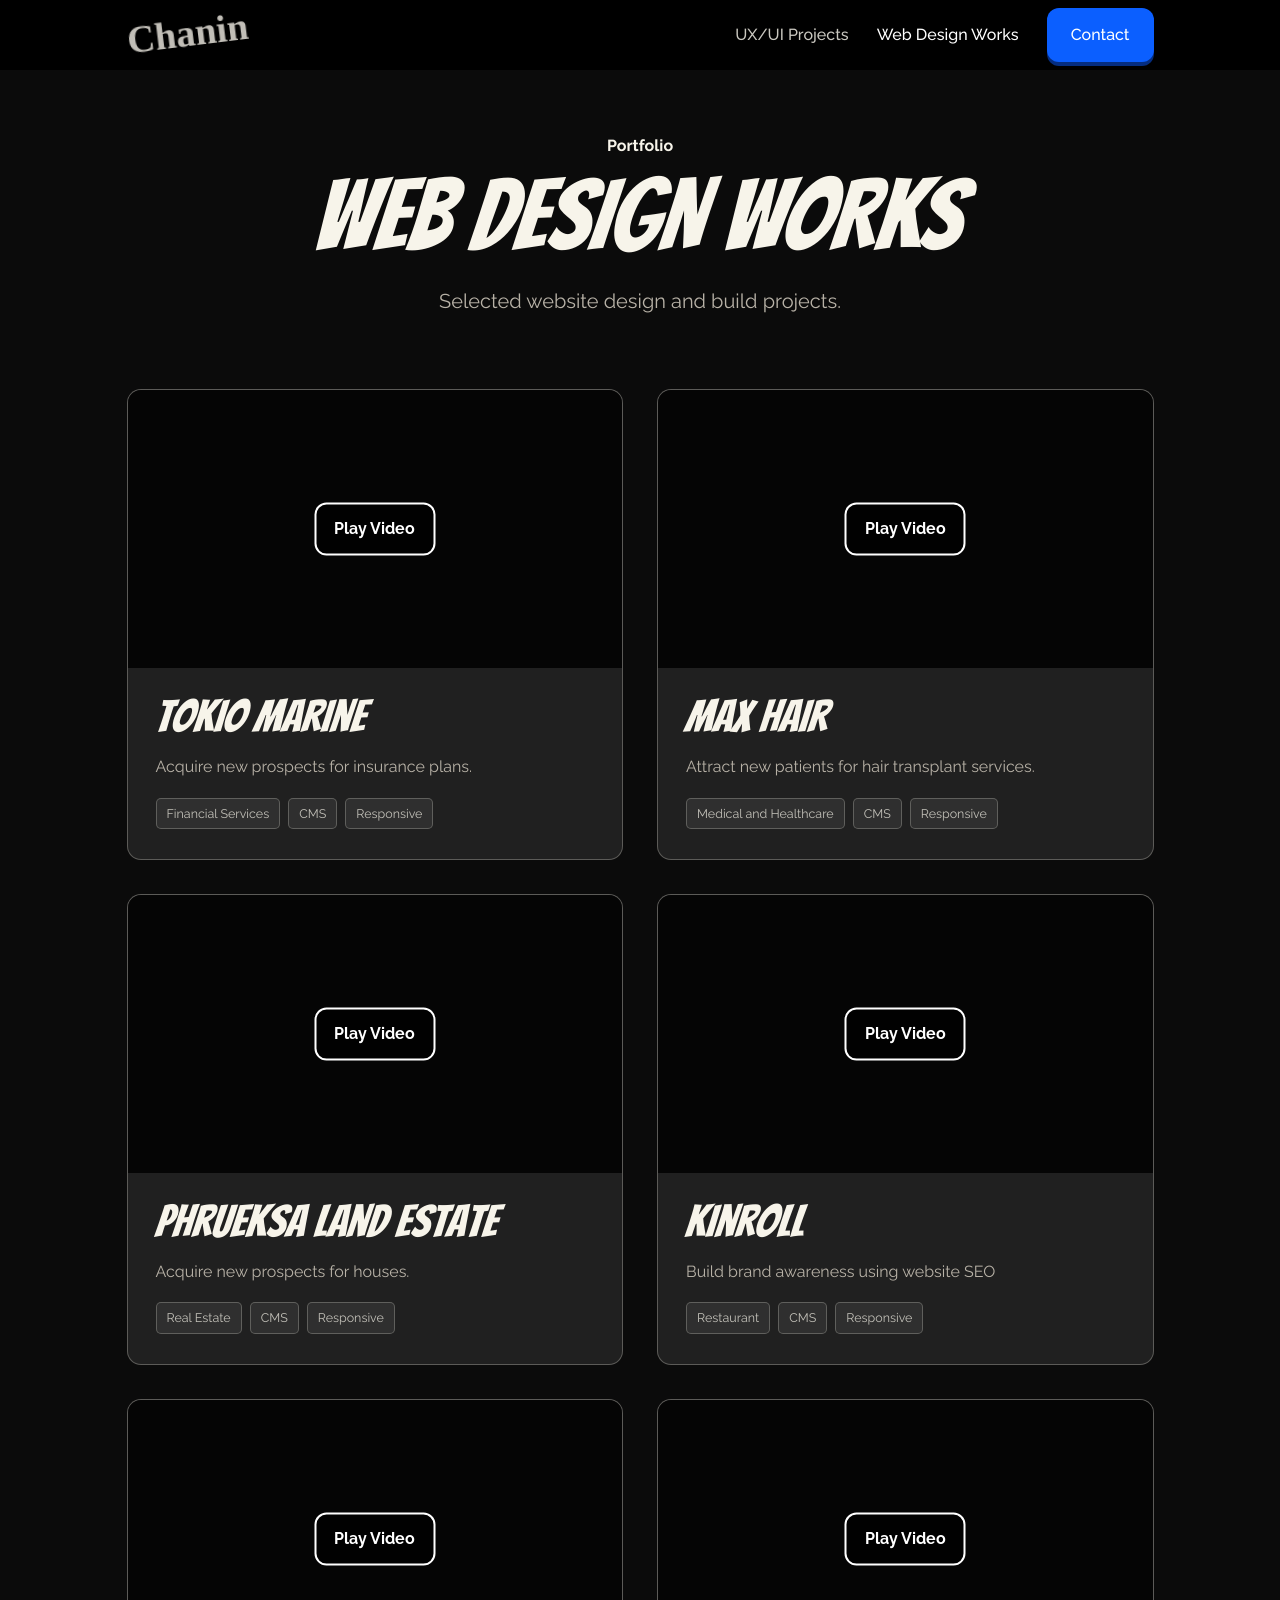
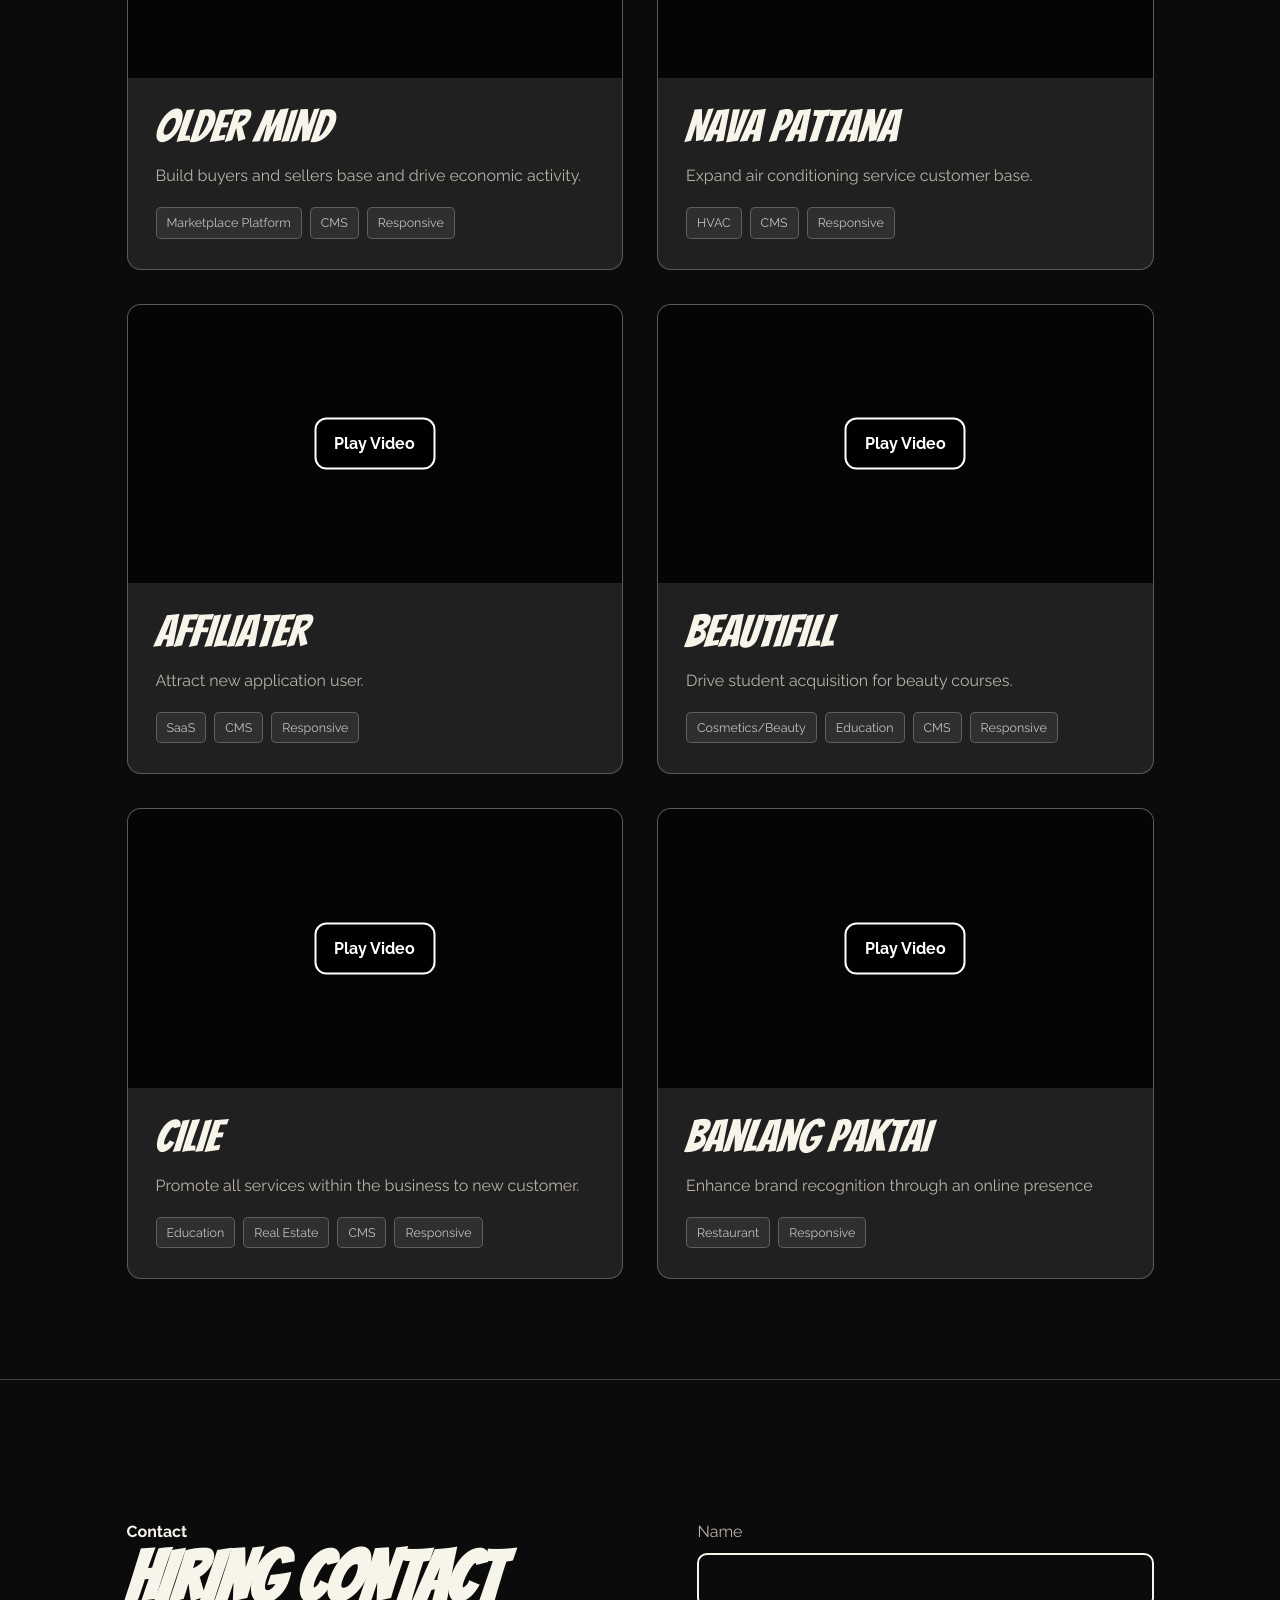
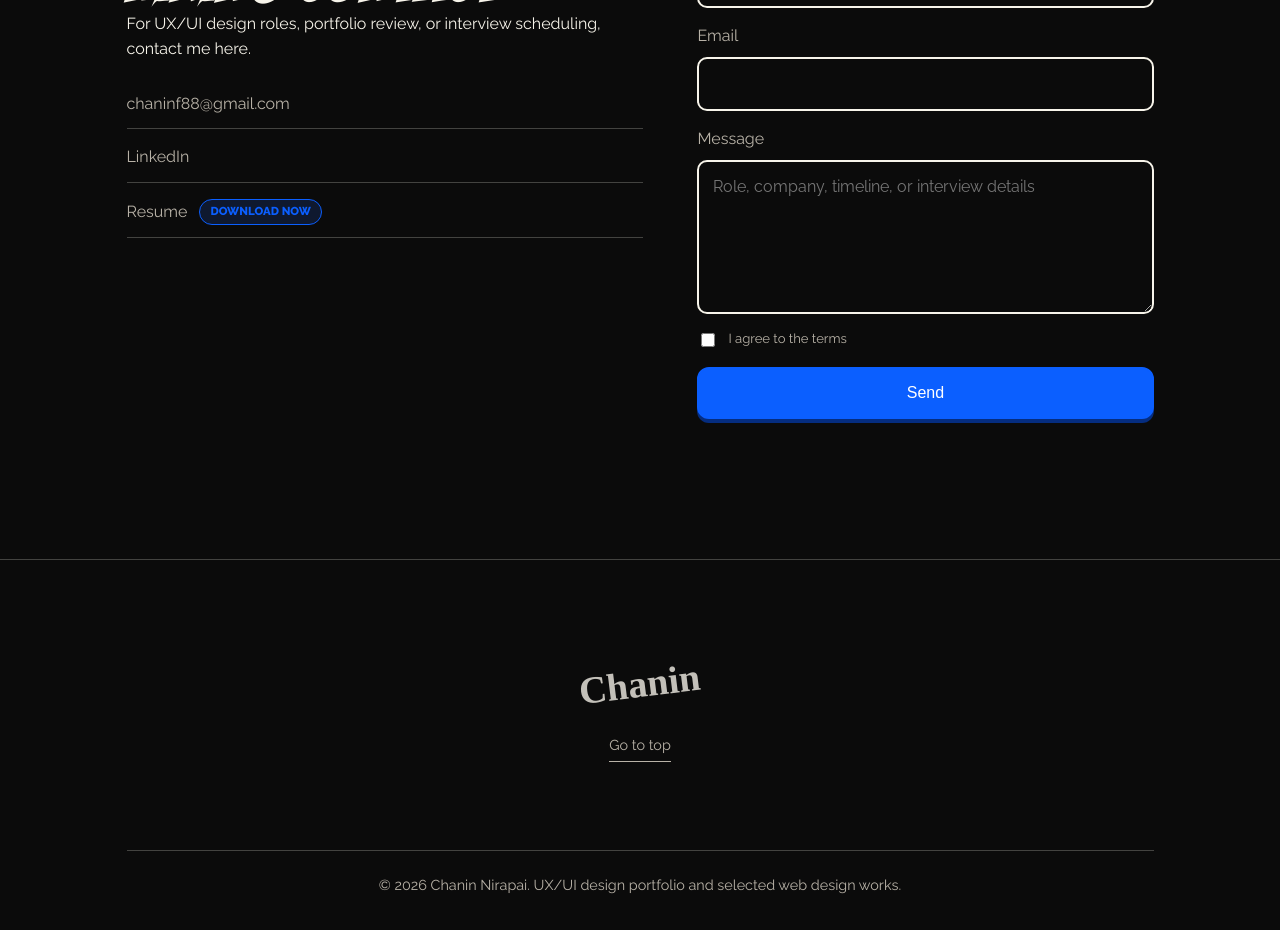
<file: ux-portfolio-site/web-design-works.html>
<!doctype html>
<html lang="en">
<head>
  <meta charset="utf-8">
  <meta name="viewport" content="width=device-width, initial-scale=1">
  <title>Web Design Works | Chanin</title>
  <meta name="description" content="Selected website design and build projects by Chanin, shown through hosted video walkthroughs.">
  <meta property="og:title" content="Web Design Works | Chanin">
  <meta property="og:description" content="Selected website design and build projects shown through lightweight video cards.">
  <link rel="icon" href="assets/images/favicon.png">
  <link rel="preconnect" href="https://fonts.googleapis.com">
  <link rel="preconnect" href="https://fonts.gstatic.com" crossorigin>
  <link href="https://fonts.googleapis.com/css2?family=Bangers&family=Raleway:wght@400;500;700&display=swap" rel="stylesheet">
  <link rel="stylesheet" href="assets/css/styles.css">
</head>
<body class="web-works-page">
  <div class="site-shell">
    <nav class="nav" aria-label="Main navigation">
      <div class="container nav-inner">
        <a class="brand brand-script" href="index.html">Chanin</a>
        <div class="nav-links">
          <a href="index.html#work">UX/UI Projects</a>
          <a href="web-design-works.html" aria-current="page">Web Design Works</a>
          <a class="nav-primary-link" href="#contact">Contact</a>
        </div>
        <button class="menu-button" type="button" aria-label="Open menu"><span></span><span></span><span></span></button>
      </div>
    </nav>

    <main>
      <header class="web-works-hero">
        <div class="container">
          <div class="section-kicker">Portfolio</div>
          <h1>Web Design Works</h1>
          <p>Selected website design and build projects.</p>
        </div>
      </header>

      <section class="web-works-section" aria-label="Web design portfolio projects">
        <div class="container web-work-grid">
          <article class="web-work-card">
            <div class="web-work-media">
              <video preload="none" playsinline data-src="https://www.ref2web.com/videos/P04---R2W-transcode.mp4" aria-label="Tokio Marine website video walkthrough"></video>
              <button class="web-work-play" type="button">Play Video</button>
            </div>
            <div class="web-work-body">
              <h2>Tokio Marine</h2>
              <p>Acquire new prospects for insurance plans.</p>
              <div class="web-work-tags" aria-label="Tokio Marine tags">
                <span>Financial Services</span>
                <span>CMS</span>
                <span>Responsive</span>
              </div>
            </div>
          </article>

          <article class="web-work-card">
            <div class="web-work-media">
              <video preload="none" playsinline data-src="https://www.ref2web.com/videos/P02---R2W-transcode.mp4" aria-label="Max Hair website video walkthrough"></video>
              <button class="web-work-play" type="button">Play Video</button>
            </div>
            <div class="web-work-body">
              <h2>Max Hair</h2>
              <p>Attract new patients for hair transplant services.</p>
              <div class="web-work-tags" aria-label="Max Hair tags">
                <span>Medical and Healthcare</span>
                <span>CMS</span>
                <span>Responsive</span>
              </div>
            </div>
          </article>

          <article class="web-work-card">
            <div class="web-work-media">
              <video preload="none" playsinline data-src="https://www.ref2web.com/videos/P05---R2W-transcode.mp4" aria-label="Phrueksa Land Estate website video walkthrough"></video>
              <button class="web-work-play" type="button">Play Video</button>
            </div>
            <div class="web-work-body">
              <h2>Phrueksa Land Estate</h2>
              <p>Acquire new prospects for houses.</p>
              <div class="web-work-tags" aria-label="Phrueksa Land Estate tags">
                <span>Real Estate</span>
                <span>CMS</span>
                <span>Responsive</span>
              </div>
            </div>
          </article>

          <article class="web-work-card">
            <div class="web-work-media">
              <video preload="none" playsinline data-src="https://www.ref2web.com/videos/P06---R2W-transcode.mp4" aria-label="Kinroll website video walkthrough"></video>
              <button class="web-work-play" type="button">Play Video</button>
            </div>
            <div class="web-work-body">
              <h2>Kinroll</h2>
              <p>Build brand awareness using website SEO</p>
              <div class="web-work-tags" aria-label="Kinroll tags">
                <span>Restaurant</span>
                <span>CMS</span>
                <span>Responsive</span>
              </div>
            </div>
          </article>

          <article class="web-work-card">
            <div class="web-work-media">
              <video preload="none" playsinline data-src="https://www.ref2web.com/videos/P08--R2W-transcode.mp4" aria-label="Older Mind website video walkthrough"></video>
              <button class="web-work-play" type="button">Play Video</button>
            </div>
            <div class="web-work-body">
              <h2>Older Mind</h2>
              <p>Build buyers and sellers base and drive economic activity.</p>
              <div class="web-work-tags" aria-label="Older Mind tags">
                <span>Marketplace Platform</span>
                <span>CMS</span>
                <span>Responsive</span>
              </div>
            </div>
          </article>

          <article class="web-work-card">
            <div class="web-work-media">
              <video preload="none" playsinline data-src="https://www.ref2web.com/videos/P03---R2W-transcode.mp4" aria-label="Nava Pattana website video walkthrough"></video>
              <button class="web-work-play" type="button">Play Video</button>
            </div>
            <div class="web-work-body">
              <h2>Nava Pattana</h2>
              <p>Expand air conditioning service customer base.</p>
              <div class="web-work-tags" aria-label="Nava Pattana tags">
                <span>HVAC</span>
                <span>CMS</span>
                <span>Responsive</span>
              </div>
            </div>
          </article>

          <article class="web-work-card">
            <div class="web-work-media">
              <video preload="none" playsinline data-src="https://www.ref2web.com/videos/P09---R2W-transcode.mp4" aria-label="Affiliater website video walkthrough"></video>
              <button class="web-work-play" type="button">Play Video</button>
            </div>
            <div class="web-work-body">
              <h2>Affiliater</h2>
              <p>Attract new application user.</p>
              <div class="web-work-tags" aria-label="Affiliater tags">
                <span>SaaS</span>
                <span>CMS</span>
                <span>Responsive</span>
              </div>
            </div>
          </article>

          <article class="web-work-card">
            <div class="web-work-media">
              <video preload="none" playsinline data-src="https://www.ref2web.com/videos/P01---R2W-transcode.mp4" aria-label="Beautifill website video walkthrough"></video>
              <button class="web-work-play" type="button">Play Video</button>
            </div>
            <div class="web-work-body">
              <h2>Beautifill</h2>
              <p>Drive student acquisition for beauty courses.</p>
              <div class="web-work-tags" aria-label="Beautifill tags">
                <span>Cosmetics/Beauty</span>
                <span>Education</span>
                <span>CMS</span>
                <span>Responsive</span>
              </div>
            </div>
          </article>

          <article class="web-work-card">
            <div class="web-work-media">
              <video preload="none" playsinline data-src="https://www.ref2web.com/videos/P07---R2W-transcode.mp4" aria-label="Cilie website video walkthrough"></video>
              <button class="web-work-play" type="button">Play Video</button>
            </div>
            <div class="web-work-body">
              <h2>Cilie</h2>
              <p>Promote all services within the business to new customer.</p>
              <div class="web-work-tags" aria-label="Cilie tags">
                <span>Education</span>
                <span>Real Estate</span>
                <span>CMS</span>
                <span>Responsive</span>
              </div>
            </div>
          </article>

          <article class="web-work-card">
            <div class="web-work-media">
              <video preload="none" playsinline data-src="https://www.ref2web.com/videos/ScrollCapture-2025-08-06-at-141315-transcode.mp4" aria-label="Banlang Paktai website video walkthrough"></video>
              <button class="web-work-play" type="button">Play Video</button>
            </div>
            <div class="web-work-body">
              <h2>Banlang Paktai</h2>
              <p>Enhance brand recognition through an online presence</p>
              <div class="web-work-tags" aria-label="Banlang Paktai tags">
                <span>Restaurant</span>
                <span>Responsive</span>
              </div>
            </div>
          </article>
        </div>
      </section>

      <section class="section" id="contact">
        <div class="container">
          <div class="contact-grid">
            <div>
              <div class="section-kicker">Contact</div>
              <h2 class="large-heading">Hiring contact</h2>
              <p>For UX/UI design roles, portfolio review, or interview scheduling, contact me here.</p>
              <div class="contact-list">
                <a href="mailto:chaninf88@gmail.com">chaninf88@gmail.com</a>
                <a href="https://www.linkedin.com/in/chanin-nirapai/" target="_blank" rel="noopener">LinkedIn</a>
                <a href="https://drive.google.com/drive/folders/1iGoIM-kIxTi9K5KqhoSwoK0n_JNSzNKX?usp=sharing" target="_blank" rel="noopener">Resume <span class="link-label">Download now</span></a>
              </div>
            </div>
            <form class="contact-form">
              <label>Name<input type="text" name="name"></label>
              <label>Email<input type="email" name="email"></label>
              <label>Message<textarea name="message" rows="5" placeholder="Role, company, timeline, or interview details"></textarea></label>
              <label class="checkbox-label"><input type="checkbox" name="terms"> I agree to the terms</label>
              <button class="button primary blue" type="submit">Send</button>
            </form>
          </div>
        </div>
      </section>
    </main>

    <footer class="footer">
      <div class="container footer-inner">
        <div class="footer-top">
          <a class="brand brand-script" href="index.html">Chanin</a>
          <a href="#">Go to top</a>
        </div>
        <div class="footer-bottom">
          <span>© 2026 Chanin Nirapai. UX/UI design portfolio and selected web design works.</span>
        </div>
      </div>
    </footer>
  </div>
  <script>
    document.querySelectorAll(".web-work-media").forEach((media) => {
      const video = media.querySelector("video");
      const button = media.querySelector(".web-work-play");

      button.addEventListener("click", () => {
        if (!video.src) {
          video.src = video.dataset.src;
        }
        video.controls = true;
        media.classList.add("is-loaded");
        video.play();
      });
    });
  </script>
  <script src="assets/js/contact-form.js"></script>
</body>
</html>
</file>
<file: ux-portfolio-site/assets/css/styles.css>
:root {
  --bg: #050505;
  --bg-soft: #111111;
  --panel: #171717;
  --panel-alt: #f1efe8;
  --text: #f7f4ea;
  --text-dark: #0a0a0a;
  --muted: #b8b2a7;
  --muted-dark: #514d45;
  --line: rgba(247, 244, 234, 0.24);
  --line-dark: rgba(10, 10, 10, 0.2);
  --accent: #ff6b35;
  --accent-blue: #0b5fff;
  --max: 1027px;
  --radius: 18px;
}

* {
  box-sizing: border-box;
}

html {
  scroll-behavior: smooth;
}

body {
  margin: 0;
  padding-top: 70px;
  background: var(--bg);
  color: var(--text);
  font-family: Raleway, ui-sans-serif, system-ui, -apple-system, BlinkMacSystemFont, "Segoe UI", sans-serif;
  font-size: 16px;
  line-height: 1.55;
  text-rendering: geometricPrecision;
  -webkit-font-smoothing: antialiased;
}

body.light-page {
  background: var(--panel-alt);
  color: var(--text-dark);
}

body.project-page {
  background: #000;
  color: #fff;
}

img {
  display: block;
  max-width: 100%;
}

a {
  color: inherit;
  text-decoration: none;
}

p,
h1,
h2,
h3,
h4 {
  margin: 0;
}

.site-shell {
  min-height: 100vh;
  overflow: visible;
}

.container {
  width: min(var(--max), calc(100% - 112px));
  margin: 0 auto;
}

.nav {
  position: fixed;
  top: 0;
  left: 0;
  right: 0;
  z-index: 20;
  background: #000;
  border-bottom: 0;
  backdrop-filter: none;
}

.light-page .nav {
  background: rgba(241, 239, 232, 0.9);
  border-bottom-color: var(--line-dark);
}

.nav-inner {
  height: 70px;
  display: flex;
  align-items: center;
  justify-content: space-between;
  gap: 24px;
}

.brand {
  font-family: Bangers, Impact, Haettenschweiler, "Arial Narrow Bold", sans-serif;
  font-size: clamp(1.9rem, 3vw, 2.45rem);
  letter-spacing: 0;
  text-transform: uppercase;
}

.brand-script {
  font-family: "Brush Script MT", "Segoe Script", cursive;
  font-size: clamp(1.8rem, 3vw, 2.4rem);
  font-weight: 700;
  color: rgba(247, 244, 234, 0.78);
  opacity: 1;
  text-transform: none;
  transform: rotate(-7deg);
}

.nav-links {
  display: flex;
  align-items: center;
  gap: 28px;
}

.nav-links a,
.button {
  border: 2px solid currentColor;
  border-radius: 12px;
  padding: 15px 24px;
  font-size: 1rem;
  font-weight: 500;
  letter-spacing: 0;
  text-transform: none;
  transition: transform 180ms ease, background 180ms ease, color 180ms ease;
}

.nav-links a {
  border: 0;
  border-radius: 0;
  padding: 10px 0;
  color: rgba(247, 244, 234, 0.82);
}

.nav-links a:hover,
.button:hover {
  transform: translateY(-2px);
}

.button.primary {
  background: var(--text);
  color: var(--text-dark);
}

.button.inactive,
.button[aria-disabled="true"] {
  cursor: not-allowed;
  opacity: 0.45;
  pointer-events: none;
}

.button.primary.blue {
  background: var(--accent-blue);
  border-color: var(--accent-blue);
  color: #fff;
  box-shadow: 0 4px 0 #052d80;
}

.nav-links a.nav-primary-link {
  background: var(--accent-blue);
  border: 0;
  border-radius: 12px;
  color: #fff;
  padding: 15px 24px;
  box-shadow: 0 4px 0 #052d80;
}

.light-page .button.primary {
  background: var(--text-dark);
  color: var(--text);
}

.menu-button {
  display: none;
  width: 34px;
  height: 34px;
  padding: 0;
  border: 0;
  background: transparent;
}

.menu-button span {
  display: block;
  width: 28px;
  height: 2px;
  margin: 6px 0;
  background: var(--text);
}

.hero {
  padding: 88px 0 140px;
}

.hero-grid {
  display: grid;
  grid-template-columns: minmax(0, 0.9fr) minmax(360px, 1fr);
  align-items: center;
  gap: 78px;
}

.hero-copy {
  max-width: 770px;
}

.display-title {
  font-family: Bangers, Impact, Haettenschweiler, "Arial Narrow Bold", sans-serif;
  max-width: 620px;
  font-size: clamp(3.3rem, 5.2vw, 4.7rem);
  line-height: 0.92;
  letter-spacing: 0;
  text-transform: uppercase;
  overflow-wrap: break-word;
  transform: skewX(-8deg);
}

.display-title span {
  display: block;
}

.hero-copy p {
  max-width: 500px;
  margin-top: 30px;
  color: var(--muted);
  font-size: clamp(1.1rem, 2vw, 1.35rem);
}

.hero-actions {
  display: flex;
  flex-wrap: wrap;
  gap: 18px;
  margin-top: 34px;
}

.image-stack {
  position: relative;
  min-height: 430px;
}

.image-card {
  position: absolute;
  overflow: hidden;
  border: 2px solid var(--text);
  border-radius: 18px;
  background: var(--panel);
  box-shadow: 0 24px 80px rgba(0, 0, 0, 0.28);
}

.image-card img {
  width: 100%;
  height: 100%;
  object-fit: cover;
  filter: saturate(0.85) contrast(1.06);
}

.image-card.large {
  width: 66%;
  height: 360px;
  right: 70px;
  top: 22px;
}

.image-card.small {
  width: 40%;
  height: 150px;
  left: 22px;
  bottom: 16px;
}

.image-card.tiny {
  width: 33%;
  height: 145px;
  right: 8px;
  left: auto;
  top: 72px;
  transform: rotate(0deg);
  z-index: 3;
}

.section {
  padding: 88px 0;
  border-top: 1px solid var(--line);
}

.section.light,
.work-section {
  background: #191919;
  color: var(--text);
  border-top-color: #2a2a2a;
}

.section-head {
  display: grid;
  grid-template-columns: 1fr;
  gap: 12px;
  align-items: center;
  margin-bottom: 72px;
  text-align: center;
}

.section-head h2,
.case-title,
.large-heading {
  font-family: Impact, Haettenschweiler, "Arial Narrow Bold", sans-serif;
  letter-spacing: 0;
  text-transform: uppercase;
}

.large-heading {
  font-size: clamp(2.8rem, 5.5vw, 4.8rem);
  line-height: 0.95;
}

.section-head h2 {
  font-family: Bangers, Impact, Haettenschweiler, "Arial Narrow Bold", sans-serif;
  font-size: clamp(2.7rem, 5.4vw, 4.5rem);
  line-height: 0.95;
  transform: skewX(-8deg);
}

.section-kicker {
  color: var(--text);
  font-size: 1rem;
  font-weight: 700;
}

.section-head p {
  max-width: 720px;
  margin: 0 auto;
  color: var(--muted);
  font-size: 1.04rem;
}

.light .section-head p,
.light-page .section-head p {
  color: var(--muted);
}

.project-list {
  display: grid;
  gap: 28px;
  margin-top: 140px;
}

.project-card {
  display: grid;
  grid-template-columns: minmax(0, 0.95fr) minmax(340px, 0.7fr);
  gap: 30px;
  padding: 26px;
  border: 2px solid currentColor;
  border-radius: var(--radius);
  background: #191919;
}

.project-card-locked {
  position: relative;
  background: linear-gradient(135deg, rgba(11, 95, 255, 0.12), rgba(25, 25, 25, 0.92));
  overflow: hidden;
}

.project-card-locked::before {
  content: "";
  position: absolute;
  inset: 0;
  background: radial-gradient(circle at 22% 18%, rgba(255, 255, 255, 0.16), transparent 34%);
  pointer-events: none;
}

.project-card-locked > * {
  position: relative;
  z-index: 1;
}

.project-card-locked > div:first-child {
  align-self: center;
}

.locked-label {
  display: inline-flex;
  align-items: center;
  min-height: 30px;
  margin-bottom: 18px;
  border: 1px solid currentColor;
  border-radius: 999px;
  padding: 6px 12px;
  color: var(--muted);
  font-size: 0.72rem;
  font-weight: 800;
  text-transform: uppercase;
}

.project-card h3 {
  font-family: Bangers, Impact, Haettenschweiler, "Arial Narrow Bold", sans-serif;
  font-size: clamp(2.1rem, 6vw, 4.4rem);
  line-height: 0.92;
  text-transform: uppercase;
  transform: skewX(-8deg);
}

.project-card p {
  margin-top: 20px;
  color: var(--muted);
  max-width: 680px;
}


.tag-row {
  display: flex;
  flex-wrap: wrap;
  gap: 8px;
  margin: 18px 0 0;
}

.tag {
  display: inline-flex;
  align-items: center;
  min-height: 30px;
  border: 1px solid currentColor;
  border-radius: 999px;
  padding: 6px 10px;
  font-size: 0.72rem;
  font-weight: 800;
  line-height: 1;
  text-transform: uppercase;
}

.project-media {
  position: relative;
  align-self: center;
  width: 100%;
  aspect-ratio: 16 / 9;
  min-height: 0;
  overflow: hidden;
  border: 2px solid currentColor;
  border-radius: calc(var(--radius) - 4px);
  background: #000;
}

.locked-media img {
  filter: blur(3px) saturate(0.75) brightness(0.82);
  transform: scale(1.03);
}

.locked-media::after {
  content: "";
  position: absolute;
  inset: 0;
  background: rgba(0, 0, 0, 0.34);
}

.about-band {
  position: relative;
  min-height: 736px;
  padding: 170px 0 110px;
  color: var(--text);
  background: linear-gradient(rgba(0, 0, 0, 0.58), rgba(0, 0, 0, 0.58)), url("../images/home/about section.png") center / cover;
  border-top: 1px solid var(--line);
}

.about-band::after {
  content: "";
  position: absolute;
  inset: 0;
  background: rgba(120, 120, 120, 0.54);
  pointer-events: none;
}

.about-band .container {
  position: relative;
  z-index: 1;
}

.about-band .large-heading,
.timeline-section .large-heading,
.contact-grid .large-heading {
  font-family: Bangers, Impact, Haettenschweiler, "Arial Narrow Bold", sans-serif;
  transform: skewX(-8deg);
}

.about-band p {
  max-width: 560px;
  color: var(--muted);
  margin-top: 18px;
}

.about-points {
  display: grid;
  grid-template-columns: 1fr 1fr;
  gap: 26px;
  margin-top: 300px;
}

.about-points h3 {
  font-size: 1rem;
  margin-bottom: 8px;
  text-transform: uppercase;
}

.timeline-section {
  background: #050505;
  padding: 132px 0 150px;
}

.timeline {
  position: relative;
  display: grid;
  gap: 80px;
  max-width: 960px;
  margin: 0 auto;
}

.timeline::before {
  content: "";
  position: absolute;
  top: 0;
  bottom: 0;
  left: 50%;
  width: 2px;
  background: var(--text);
  opacity: 0.8;
}

.timeline-item {
  position: relative;
  display: grid;
  grid-template-columns: 1fr 2rem 1fr;
  grid-template-rows: auto auto;
  gap: 8px 48px;
  align-items: start;
  min-height: 179px;
}

.timeline-item::before {
  content: "";
  z-index: 2;
  grid-column: 2;
  grid-row: 1 / span 2;
  width: 15px;
  height: 15px;
  margin: 32px auto 0;
  border-radius: 999px;
  background: var(--text);
  box-shadow: 0 0 0 8px #050505;
}

.timeline-item .timeline-number {
  grid-column: 3;
  grid-row: 1;
}

.timeline-item > div:last-child {
  grid-column: 3;
  grid-row: 2;
}

.timeline-item:nth-child(even) .timeline-number,
.timeline-item:nth-child(even) > div:last-child {
  grid-column: 1;
  text-align: right;
}

.timeline-number {
  font-family: Bangers, Impact, Haettenschweiler, "Arial Narrow Bold", sans-serif;
  font-size: clamp(3rem, 8vw, 6rem);
  line-height: 0.85;
  color: var(--text);
}

.timeline-item h3 {
  font-family: Bangers, Impact, Haettenschweiler, "Arial Narrow Bold", sans-serif;
  font-size: clamp(1.8rem, 4vw, 3rem);
  line-height: 0.95;
  margin-bottom: 10px;
  text-transform: uppercase;
  transform: skewX(-8deg);
}

.timeline-item p {
  color: var(--muted);
}

.skills-section {
  color: var(--text);
  background: #191919;
  padding: 8rem 0 10rem;
}

.skill-panel {
  position: sticky;
  border: 2px solid var(--text);
  border-radius: var(--radius);
  background: #191919;
  box-shadow: 0 32px 80px rgba(0, 0, 0, 0.42);
  min-height: 731px;
  overflow: hidden;
}

.skill-panel:nth-child(1) {
  top: 0;
  z-index: 1;
  margin-bottom: 8rem;
}

.skill-panel:nth-child(2) {
  top: 4rem;
  z-index: 2;
  margin-top: -4rem;
  margin-bottom: 4rem;
}

.skill-panel:nth-child(3) {
  top: 8rem;
  z-index: 3;
  margin-bottom: 4rem;
}

.skill-panel:nth-child(4) {
  top: 12rem;
  z-index: 4;
  margin-top: -4rem;
  margin-bottom: 4rem;
}

.skill-sticky {
  height: 4rem;
  display: flex;
  align-items: center;
  padding: 18px 2rem;
  background: #191919;
  border-bottom: 1px solid var(--line);
  color: var(--text);
  font-weight: 800;
}

.skill-content {
  display: grid;
  grid-template-columns: minmax(0, 0.78fr) minmax(320px, 0.7fr);
  gap: 48px;
  align-items: center;
  padding: 96px 2rem 108px;
}

.skill-content h2 {
  font-family: Bangers, Impact, Haettenschweiler, "Arial Narrow Bold", sans-serif;
  font-size: clamp(2.8rem, 6vw, 5.2rem);
  line-height: 0.95;
  text-transform: uppercase;
  transform: skewX(-8deg);
}

.skill-content p {
  margin-top: 18px;
  color: var(--muted);
}

.skill-content img {
  width: 100%;
  height: min(60vh, 500px);
  min-height: 420px;
  object-fit: cover;
  border: 2px solid var(--text);
  border-radius: var(--radius);
}

.contact-grid {
  display: grid;
  grid-template-columns: minmax(0, 0.85fr) minmax(320px, 0.75fr);
  gap: 54px;
  align-items: start;
}

#contact {
  padding: 140px 0;
}

.contact-list {
  display: grid;
  gap: 16px;
  margin-top: 30px;
}

.contact-list > a {
  display: block;
  padding-bottom: 12px;
  border-bottom: 1px solid var(--line);
  color: var(--muted);
}

.contact-list a {
  align-items: center;
  display: flex;
  gap: 12px;
  justify-content: flex-start;
}

.link-label {
  align-items: center;
  background: rgba(37, 99, 235, 0.16);
  border: 1px solid var(--accent-blue);
  border-radius: 999px;
  box-shadow: none;
  color: var(--accent-blue);
  display: inline-flex;
  flex: 0 0 auto;
  font-size: 0.72rem;
  font-weight: 800;
  justify-content: center;
  line-height: 1;
  min-width: 112px;
  padding: 6px 10px;
  text-align: center;
  text-transform: uppercase;
}

.contact-form {
  display: grid;
  gap: 16px;
}

.contact-form label {
  display: grid;
  gap: 8px;
  color: var(--muted);
}

.contact-form input,
.contact-form textarea {
  width: 100%;
  border: 2px solid var(--text);
  border-radius: 10px;
  padding: 13px 14px;
  background: transparent;
  color: var(--text);
  font: inherit;
}

.checkbox-label {
  display: flex !important;
  grid-template-columns: none !important;
  align-items: center;
  gap: 10px !important;
  font-size: 0.82rem;
}

.checkbox-label input {
  width: 14px;
  height: 14px;
  padding: 0;
}

.footer-inner {
  display: grid;
  gap: 88px;
}

.footer-top,
.footer-bottom {
  display: flex;
  align-items: center;
  justify-content: space-between;
  gap: 20px;
}

.footer-top {
  flex-direction: column;
  justify-content: center;
}

.footer-top a:not(.brand),
.footer-links a {
  padding-bottom: 4px;
  border-bottom: 1px solid currentColor;
  text-decoration: none;
}

.footer-bottom {
  border-top: 1px solid var(--line);
  justify-content: center;
  padding-top: 24px;
  text-align: center;
}

.footer-links {
  display: flex;
  gap: 32px;
}

.project-media img {
  width: 100%;
  height: 100%;
  object-fit: contain;
  opacity: 0.75;
}

.two-col {
  display: grid;
  grid-template-columns: minmax(0, 0.85fr) minmax(0, 1fr);
  gap: 42px;
  align-items: start;
}

.panel {
  border: 2px solid currentColor;
  border-radius: var(--radius);
  padding: 28px;
}

.panel h3 {
  font-family: Impact, Haettenschweiler, "Arial Narrow Bold", sans-serif;
  font-size: clamp(2rem, 5vw, 3.6rem);
  line-height: 0.94;
  text-transform: uppercase;
}

.panel p,
.process-list p,
.metric-card p,
.case-section p,
.case-section li {
  color: var(--muted);
}

.light .panel p,
.light .process-list p,
.light .metric-card p,
.light-page .case-section p,
.light-page .case-section li {
  color: var(--muted-dark);
}

.process-list {
  display: grid;
  gap: 18px;
}

.process-item {
  display: grid;
  grid-template-columns: 72px 1fr;
  gap: 20px;
  padding-bottom: 18px;
  border-bottom: 1px solid currentColor;
}

.process-number {
  font-family: Impact, Haettenschweiler, "Arial Narrow Bold", sans-serif;
  color: var(--accent);
  font-size: 2.5rem;
  line-height: 0.9;
}

.process-item h3 {
  font-size: 1.15rem;
  margin-bottom: 6px;
  text-transform: uppercase;
}

.skill-grid,
.metric-grid {
  display: grid;
  grid-template-columns: repeat(3, minmax(0, 1fr));
  gap: 16px;
}

.metric-card {
  border: 2px solid currentColor;
  border-radius: var(--radius);
  padding: 22px;
}

.metric-card strong {
  display: block;
  font-family: Impact, Haettenschweiler, "Arial Narrow Bold", sans-serif;
  font-size: clamp(2rem, 5vw, 4rem);
  line-height: 0.9;
  color: var(--accent-blue);
}

.research-card-grid {
  display: grid;
  grid-template-columns: repeat(4, minmax(0, 1fr));
  gap: 16px;
}

.research-card {
  border: 2px solid currentColor;
  border-radius: var(--radius);
  padding: 22px;
}

.research-card span {
  display: block;
  margin-bottom: 12px;
  color: #548fff;
  font-weight: 800;
  text-transform: uppercase;
}

.research-card p {
  color: rgba(255, 255, 255, 0.72);
}

.comparison-table {
  display: grid;
  border: 2px solid currentColor;
  border-radius: var(--radius);
  overflow: hidden;
}

.comparison-table > div {
  display: grid;
  grid-template-columns: minmax(150px, 0.7fr) minmax(180px, 0.9fr) minmax(260px, 1.4fr);
  border-bottom: 1px solid rgba(255, 255, 255, 0.35);
}

.comparison-table > div:last-child {
  border-bottom: 0;
}

.comparison-table strong,
.comparison-table span {
  padding: 16px;
  border-right: 1px solid rgba(255, 255, 255, 0.35);
}

.comparison-table strong:last-child,
.comparison-table span:last-child {
  border-right: 0;
}

.comparison-table strong {
  color: #fff;
  text-transform: uppercase;
}

.comparison-table span {
  color: rgba(255, 255, 255, 0.72);
}

.source-list {
  display: grid;
  grid-template-columns: repeat(3, minmax(0, 1fr));
  gap: 10px;
  margin-top: 24px;
}

.source-link {
  display: grid;
  min-width: 0;
  gap: 3px;
  border: 1px solid rgba(255, 255, 255, 0.4);
  border-radius: 10px;
  padding: 10px 12px;
}

.source-link span,
.source-link small {
  min-width: 0;
  overflow: hidden;
  text-overflow: ellipsis;
  white-space: nowrap;
}

.source-link span {
  color: #fff;
  font-size: 0.88rem;
  font-weight: 800;
}

.source-link small {
  color: rgba(255, 255, 255, 0.58);
  font-size: 0.75rem;
}

.source-list-center {
  grid-template-columns: minmax(280px, 420px);
  justify-content: center;
}

.contact-band {
  display: grid;
  grid-template-columns: minmax(0, 1fr) auto;
  align-items: center;
  gap: 24px;
  padding: 34px;
  border: 2px solid currentColor;
  border-radius: var(--radius);
}

.footer {
  padding: 96px 0 32px;
  border-top: 1px solid var(--line);
  color: var(--muted);
  font-size: 0.9rem;
}

.case-hero {
  padding: 76px 0 64px;
}

.case-grid {
  display: grid;
  grid-template-columns: minmax(0, 1fr) minmax(300px, 0.42fr);
  gap: 42px;
  align-items: start;
}

.case-title {
  max-width: 900px;
  font-size: clamp(4rem, 10vw, 8.4rem);
  line-height: 0.86;
  overflow-wrap: break-word;
}

.case-summary {
  margin-top: 26px;
  max-width: 760px;
  color: var(--muted-dark);
  font-size: clamp(1.05rem, 1.8vw, 1.32rem);
}

.meta-list {
  border: 2px solid currentColor;
  border-radius: var(--radius);
  overflow: hidden;
}

.meta-item {
  padding: 18px;
  border-bottom: 1px solid var(--line-dark);
}

.meta-item:last-child {
  border-bottom: 0;
}

.meta-item span {
  display: block;
  color: var(--muted-dark);
  font-size: 0.72rem;
  font-weight: 900;
  text-transform: uppercase;
}

.meta-item strong {
  display: block;
  margin-top: 5px;
}

.case-image {
  overflow: hidden;
  border-top: 2px solid currentColor;
  border-bottom: 2px solid currentColor;
  max-height: 540px;
}

.case-image img {
  width: 100%;
  height: 540px;
  object-fit: cover;
  filter: saturate(0.8) contrast(1.04);
}

.case-section {
  padding: 78px 0;
  border-bottom: 1px solid var(--line-dark);
}

.case-section h2 {
  margin-bottom: 24px;
  font-family: Impact, Haettenschweiler, "Arial Narrow Bold", sans-serif;
  font-size: clamp(2.6rem, 7vw, 5.5rem);
  line-height: 0.9;
  text-transform: uppercase;
}

.case-section h3 {
  margin: 28px 0 10px;
  font-size: 1.1rem;
  text-transform: uppercase;
}

.case-section ul,
.case-section ol {
  margin: 18px 0 0;
  padding-left: 20px;
}

.case-section li + li {
  margin-top: 8px;
}

.wide-note {
  margin-top: 28px;
  padding: 22px;
  border: 2px solid currentColor;
  border-radius: var(--radius);
  background: #fffdf8;
}

.flow {
  display: grid;
  gap: 12px;
  margin-top: 24px;
}

.flow-step {
  display: grid;
  grid-template-columns: 44px 1fr;
  gap: 14px;
  align-items: start;
  padding: 16px;
  border: 2px solid currentColor;
  border-radius: 14px;
  background: #fffdf8;
}

.flow-step span {
  display: inline-grid;
  place-items: center;
  width: 34px;
  height: 34px;
  border-radius: 999px;
  background: var(--text-dark);
  color: var(--text);
  font-weight: 900;
}

.evidence-grid {
  display: grid;
  gap: 18px;
  margin-top: 32px;
}

.evidence-grid.two {
  grid-template-columns: repeat(2, minmax(0, 1fr));
}

.evidence-grid.three {
  grid-template-columns: repeat(3, minmax(0, 1fr));
}

.evidence-card {
  overflow: hidden;
  margin: 0;
  border: 2px solid currentColor;
  border-radius: var(--radius);
  background: #fffdf8;
}

.evidence-card.wide,
.evidence-card.flow-map {
  margin-top: 32px;
}

.evidence-card img {
  width: 100%;
  height: 280px;
  object-fit: contain;
  background: #f7f6f1;
}

.pswp-image-link {
  display: block;
  cursor: zoom-in;
}

.evidence-card .pswp-image-link {
  background: #f7f6f1;
}

.case-image .pswp-image-link {
  width: 100%;
}

.case-image .pswp-image-link img {
  display: block;
}

.evidence-card.wide img {
  height: 420px;
}

.evidence-card.flow-map img {
  height: auto;
  max-height: none;
}

.evidence-card.flow-map + .evidence-grid {
  margin-top: 24px;
}

.evidence-card.long-image,
.evidence-card.scroll-preview {
  display: flex;
  flex-direction: column;
}

.scroll-preview-window {
  height: 280px;
  overflow-y: auto;
  background: #fff;
}

.scroll-preview-window .pswp-image-link {
  min-height: 100%;
}

.evidence-card.long-image img,
.evidence-card.scroll-preview img {
  width: 100%;
  height: auto;
  min-height: 0;
  object-fit: contain;
  object-position: top center;
  background: #fff;
}

.journey-card {
  position: relative;
  aspect-ratio: 1 / 1;
  background: #f7f6f1;
}

.journey-card .pswp-image-link {
  height: 100%;
}

.journey-grid .journey-card img {
  width: 100%;
  height: 100%;
  padding: 24px 24px 72px;
  object-fit: contain;
  object-position: center;
  background: #f7f6f1;
}

.journey-card figcaption {
  position: absolute;
  right: 0;
  bottom: 0;
  left: 0;
  margin: 0;
  padding: 14px 16px;
  border-top: 1px solid var(--line-dark);
  background: #1f1f1f;
  color: #fff;
}

.evidence-card.tall-preview .scroll-preview-window {
  height: 420px;
}

.scroll-preview-window::-webkit-scrollbar {
  width: 8px;
}

.scroll-preview-window::-webkit-scrollbar-thumb {
  background: rgba(0, 0, 0, 0.35);
  border-radius: 999px;
}

.evidence-card figcaption {
  padding: 14px 16px;
  border-top: 1px solid var(--line-dark);
  color: var(--muted-dark);
  font-size: 0.82rem;
  font-weight: 800;
  text-transform: uppercase;
}

.prototype-frame {
  overflow: hidden;
  margin-top: 32px;
  border: 2px solid currentColor;
  border-radius: var(--radius);
  background: #fff;
}

.prototype-frame iframe {
  display: block;
  width: 100%;
  height: min(72vh, 760px);
  min-height: 560px;
  border: 0;
}

.tool-logo-grid {
  display: grid;
  grid-template-columns: repeat(auto-fit, minmax(140px, 1fr));
  gap: 18px;
  margin-top: 32px;
}

.tool-logo-card {
  display: grid;
  gap: 16px;
  align-content: center;
  justify-items: center;
  min-height: 170px;
  margin: 0;
  padding: 22px;
  border: 2px solid currentColor;
  border-radius: var(--radius);
  background: #fff;
  color: var(--text-dark);
}

.tool-logo-card img {
  width: 100%;
  max-width: 150px;
  height: 64px;
  object-fit: contain;
}

.tool-logo-card figcaption {
  color: var(--text-dark);
  font-size: 0.8rem;
  font-weight: 900;
  text-transform: uppercase;
}

.project-page .nav {
  background: #000;
  color: #fff;
}

.project-page .section-head h2,
.project-page .case-section h2,
.project-page .case-title {
  font-family: Bangers, Impact, Haettenschweiler, "Arial Narrow Bold", sans-serif;
  font-weight: 400;
  letter-spacing: 0;
  transform: skewX(-8deg);
}

.project-page .button {
  border-color: #fff;
  border-radius: 12px;
  box-shadow: 0 3px 0 #fff;
  color: #fff;
}

.project-page .nav-links a {
  border: 0;
  border-radius: 0;
  box-shadow: none;
  color: rgba(247, 244, 234, 0.82);
}

.project-page .nav-links a.nav-primary-link {
  background: var(--accent-blue);
  border: 0;
  border-radius: 12px;
  border-color: #084ccc;
  padding: 15px 24px;
  box-shadow: 0 3px 0 #084ccc;
  color: #fff;
}

.project-page .button.primary,
.project-page .light-page .button.primary {
  background: var(--accent-blue);
  border-color: #084ccc;
  box-shadow: 0 3px 0 #084ccc;
  color: #fff;
}

.project-page .button.inactive,
.project-page .button[aria-disabled="true"] {
  background: var(--accent-blue);
  border-color: #084ccc;
  box-shadow: 0 3px 0 #084ccc;
  color: #fff;
  opacity: 1;
}

.project-page .nav-links a.nav-primary-link:hover,
.project-page .button:not(.inactive):not([aria-disabled="true"]):hover {
  box-shadow: 0 0 0 transparent;
  transform: translateY(3px);
}

.project-page .case-hero {
  padding: 120px 0 80px;
  background: #000;
  border-bottom: 2px solid #fff;
}

.project-page .case-grid {
  grid-template-columns: minmax(0, 1.5fr) minmax(320px, 1fr);
  gap: 5rem;
}

.project-page .case-title {
  max-width: 720px;
  font-size: clamp(4rem, 7.2vw, 6.5rem);
  line-height: 0.9;
  overflow-wrap: normal;
  word-break: normal;
}

.project-page .case-summary {
  color: rgba(255, 255, 255, 0.78);
  font-size: clamp(1rem, 1.7vw, 1.25rem);
}

.case-tags {
  display: flex;
  flex-wrap: wrap;
  gap: 0.5rem;
  margin-top: 28px;
}

.case-tags span {
  border: 2px solid currentColor;
  border-radius: 6px;
  padding: 0.38rem 0.75rem;
  font-size: 0.9rem;
  font-weight: 700;
}

.project-page .meta-list {
  display: grid;
  grid-template-columns: repeat(2, minmax(0, 1fr));
  gap: 2rem;
  border: 0;
  border-radius: 0;
}

.project-page .meta-item {
  padding: 0;
  border-bottom: 0;
}

.project-page .meta-item span {
  color: #fff;
  font-family: Bangers, Impact, Haettenschweiler, "Arial Narrow Bold", sans-serif;
  font-size: 1.35rem;
  font-weight: 400;
  line-height: 1.1;
  transform: skewX(-8deg);
}

.project-page .meta-item strong {
  color: rgba(255, 255, 255, 0.78);
  font-weight: 400;
}

.project-page .case-image {
  max-height: none;
  padding: 0;
  background: #000;
  border-top: 0;
  border-bottom: 2px solid #fff;
}

.project-page .case-image img {
  width: 100%;
  height: min(64vw, 720px);
  border: 0;
  border-radius: 0;
  object-fit: cover;
  background: #fff;
  filter: none;
}

.project-page .case-section {
  background: #000;
  border-bottom: 2px solid #fff;
}

.project-page .case-section:nth-of-type(even) {
  background: #191919;
}

.project-page .case-section p,
.project-page .case-section li,
.project-page .section-head p {
  color: rgba(255, 255, 255, 0.72);
}

.project-page .case-section h3 {
  color: #fff;
}

.project-page .wide-note,
.project-page .flow-step,
.project-page .metric-card,
.project-page .evidence-card {
  border-color: #fff;
  background: #000;
  color: #fff;
}

.project-page .case-section:nth-of-type(even) .wide-note,
.project-page .case-section:nth-of-type(even) .flow-step,
.project-page .case-section:nth-of-type(even) .metric-card,
.project-page .case-section:nth-of-type(even) .evidence-card {
  background: #191919;
}

.project-page .flow-step span {
  background: #fff;
  color: #000;
}

.project-page .metric-card strong {
  color: #548fff;
}

.project-page .evidence-card img {
  background: #fff;
}

.project-page .evidence-card figcaption {
  border-top-color: rgba(255, 255, 255, 0.35);
  color: #fff;
}

.project-page .footer {
  background: #000;
  border-top-color: #fff;
  color: rgba(255, 255, 255, 0.6);
}

.project-page .case-nav-section {
  background: #000;
  border-top: 2px solid #fff;
  border-bottom: 2px solid #fff;
}

.case-nav {
  display: flex;
  justify-content: space-between;
  gap: 18px;
  padding: 38px 0;
}

.web-works-page {
  background: #0b0b0b;
  color: var(--text);
}

.web-works-page .nav {
  background: #000;
}

.web-works-page .nav-links a[aria-current="page"] {
  color: #fff;
}

.web-works-hero {
  padding: 64px 0 72px;
  text-align: center;
}

.web-works-hero h1 {
  margin-top: 12px;
  font-family: Bangers, Impact, Haettenschweiler, "Arial Narrow Bold", sans-serif;
  font-size: clamp(3.5rem, 8vw, 6.2rem);
  font-weight: 400;
  line-height: 0.9;
  letter-spacing: 0;
  text-transform: uppercase;
  transform: skewX(-8deg);
}

.web-works-hero p {
  max-width: 680px;
  margin: 26px auto 0;
  color: var(--muted);
  font-size: clamp(1rem, 1.8vw, 1.25rem);
}

.web-works-section {
  padding: 0 0 100px;
}

.web-work-grid {
  display: grid;
  grid-template-columns: repeat(2, minmax(0, 1fr));
  gap: 34px;
}

.web-work-card {
  overflow: hidden;
  border: 1px solid rgba(247, 244, 234, 0.28);
  border-radius: 14px;
  background: #202020;
}

.web-work-media {
  position: relative;
  aspect-ratio: 16 / 9;
  overflow: hidden;
  background:
    linear-gradient(135deg, rgba(11, 95, 255, 0.18), rgba(255, 255, 255, 0.04)),
    #050505;
}

.web-work-media video {
  width: 100%;
  height: 100%;
  display: block;
  object-fit: cover;
  background: #050505;
}

.web-work-play {
  position: absolute;
  left: 50%;
  top: 50%;
  transform: translate(-50%, -50%);
  border: 2px solid #fff;
  border-radius: 12px;
  padding: 12px 18px;
  background: rgba(0, 0, 0, 0.74);
  color: #fff;
  font: inherit;
  font-weight: 700;
  cursor: pointer;
}

.web-work-play:hover {
  background: var(--accent-blue);
}

.web-work-media.is-loaded .web-work-play {
  display: none;
}

.web-work-body {
  padding: 28px 28px 30px;
}

.web-work-body h2 {
  font-family: Bangers, Impact, Haettenschweiler, "Arial Narrow Bold", sans-serif;
  font-size: clamp(2.05rem, 4vw, 2.8rem);
  font-weight: 400;
  line-height: 0.95;
  letter-spacing: 0;
  transform: skewX(-8deg);
}

.web-work-body p {
  margin-top: 16px;
  color: var(--muted);
}

.web-work-tags {
  display: flex;
  flex-wrap: wrap;
  gap: 8px;
  margin-top: 18px;
}

.web-work-tags span {
  display: inline-flex;
  min-height: 28px;
  align-items: center;
  border: 1px solid rgba(247, 244, 234, 0.24);
  border-radius: 5px;
  padding: 5px 10px;
  background: rgba(255, 255, 255, 0.07);
  color: rgba(247, 244, 234, 0.74);
  font-size: 0.78rem;
}

@media (max-width: 920px) {
  .project-card,
  .two-col,
  .case-grid,
  .section-head,
  .contact-band,
  .skill-content,
  .contact-grid {
    grid-template-columns: 1fr;
  }

  .about-points {
    grid-template-columns: 1fr;
    margin-top: 56px;
  }

  .hero {
    padding-top: 58px;
  }

  .about-band {
    min-height: auto;
    padding: 96px 0;
  }

  .nav-links {
    display: none;
  }

  .menu-button {
    display: block;
  }

  .image-stack {
    min-height: 460px;
  }

  .skill-grid,
  .metric-grid,
  .research-card-grid,
  .evidence-grid.two,
  .evidence-grid.three {
    grid-template-columns: 1fr;
  }

  .comparison-table > div,
  .source-list {
    grid-template-columns: 1fr;
  }

  .comparison-table strong,
  .comparison-table span {
    border-right: 0;
    border-bottom: 1px solid rgba(255, 255, 255, 0.35);
  }

  .comparison-table strong:last-child,
  .comparison-table span:last-child {
    border-bottom: 0;
  }

  .tool-logo-grid {
    grid-template-columns: repeat(2, minmax(0, 1fr));
  }

  .skill-panel,
  .skill-panel:nth-child(1),
  .skill-panel:nth-child(2),
  .skill-panel:nth-child(3),
  .skill-panel:nth-child(4) {
    position: relative;
    top: auto;
    margin-top: 0;
    margin-bottom: 0;
  }

  .web-work-grid {
    grid-template-columns: 1fr;
  }
}

@media (max-width: 640px) {
  body {
    padding-top: 68px;
  }

  .hero-grid {
    grid-template-columns: 1fr;
  }

  .container {
    width: min(100% - 28px, var(--max));
  }

  .nav-inner {
    height: 68px;
    padding: 0;
    align-items: center;
    flex-direction: row;
  }

  .nav-links {
    width: 100%;
    overflow-x: auto;
    padding-bottom: 2px;
  }

  .nav-links a,
  .button {
    white-space: nowrap;
  }

  .section,
  .case-section {
    padding: 58px 0;
  }

  .skills-section {
    padding: 5rem 0 6rem;
  }

  .project-list {
    margin-top: 72px;
  }

  .display-title,
  .case-title {
    font-size: clamp(2.85rem, 17vw, 4.35rem);
    line-height: 0.9;
  }

  .display-title {
    max-width: 100%;
  }

  .project-card,
  .panel,
  .metric-card,
  .contact-band {
    padding: 20px;
  }

  .image-stack {
    min-height: 390px;
  }

  .image-card.large {
    width: 84%;
    height: 300px;
  }

  .image-card.small {
    width: 64%;
    height: 210px;
  }

  .image-card.tiny {
    display: none;
  }

  .project-media {
    min-height: 0;
  }

  .web-works-hero {
    padding: 44px 0 54px;
  }

  .web-works-section {
    padding-bottom: 64px;
  }

  .web-work-grid {
    gap: 22px;
  }

  .web-work-body {
    padding: 22px;
  }

  .evidence-card img,
  .evidence-card.wide img {
    height: auto;
    min-height: 220px;
  }

  .prototype-frame iframe {
    height: 520px;
    min-height: 520px;
  }

  .tool-logo-grid {
    grid-template-columns: 1fr;
  }

  .timeline::before {
    left: 22px;
  }

  .timeline-item,
  .timeline-item:nth-child(even) {
    grid-template-columns: 44px 1fr;
    gap: 16px;
  }

  .timeline-item::before {
    grid-column: 1;
    margin-top: 18px;
  }

  .timeline-item .timeline-number,
  .timeline-item > div:last-child,
  .timeline-item:nth-child(even) .timeline-number,
  .timeline-item:nth-child(even) > div:last-child {
    grid-column: 2;
    grid-row: auto;
    text-align: left;
  }

  .timeline-number {
    font-size: 2.6rem;
  }

  .skill-content img {
    height: 240px;
    min-height: 240px;
  }

  .footer-bottom {
    align-items: center;
    flex-direction: column;
  }

  .footer-links {
    flex-wrap: wrap;
    gap: 14px 24px;
  }
}

@media (max-width: 640px) {
  .project-page .case-hero {
    padding: 58px 0 48px;
  }

  .project-page .case-grid {
    grid-template-columns: 1fr;
    gap: 32px;
  }

  .project-page .case-title {
    max-width: 100%;
    font-size: clamp(3.15rem, 16vw, 4rem);
    line-height: 0.88;
    overflow-wrap: normal;
    word-break: normal;
  }

  .project-page .case-summary {
    font-size: 1rem;
  }

  .project-page .meta-list {
    grid-template-columns: 1fr 1fr;
    gap: 18px;
  }

  .project-page .case-image {
    padding: 0;
  }

  .project-page .case-image img {
    width: 100%;
    height: 280px;
    min-height: 220px;
    object-fit: cover;
  }
}
</file>
